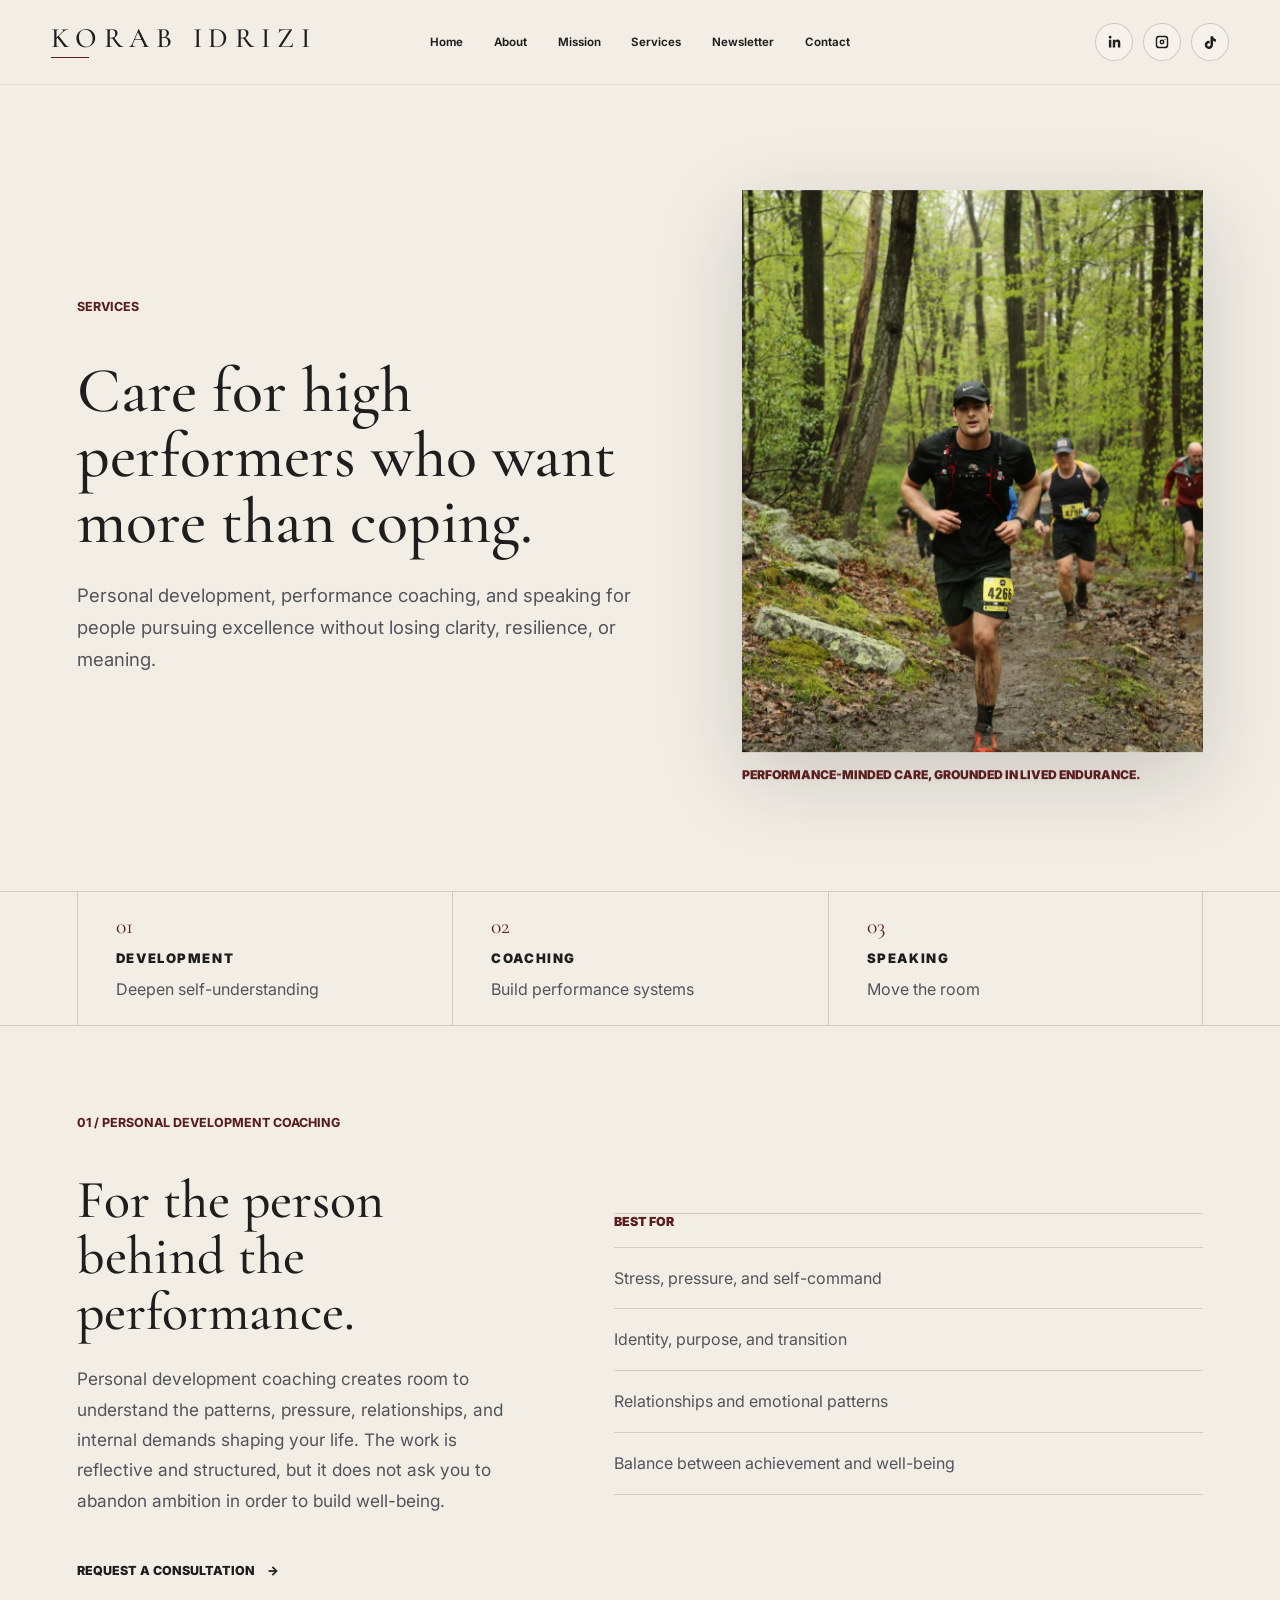
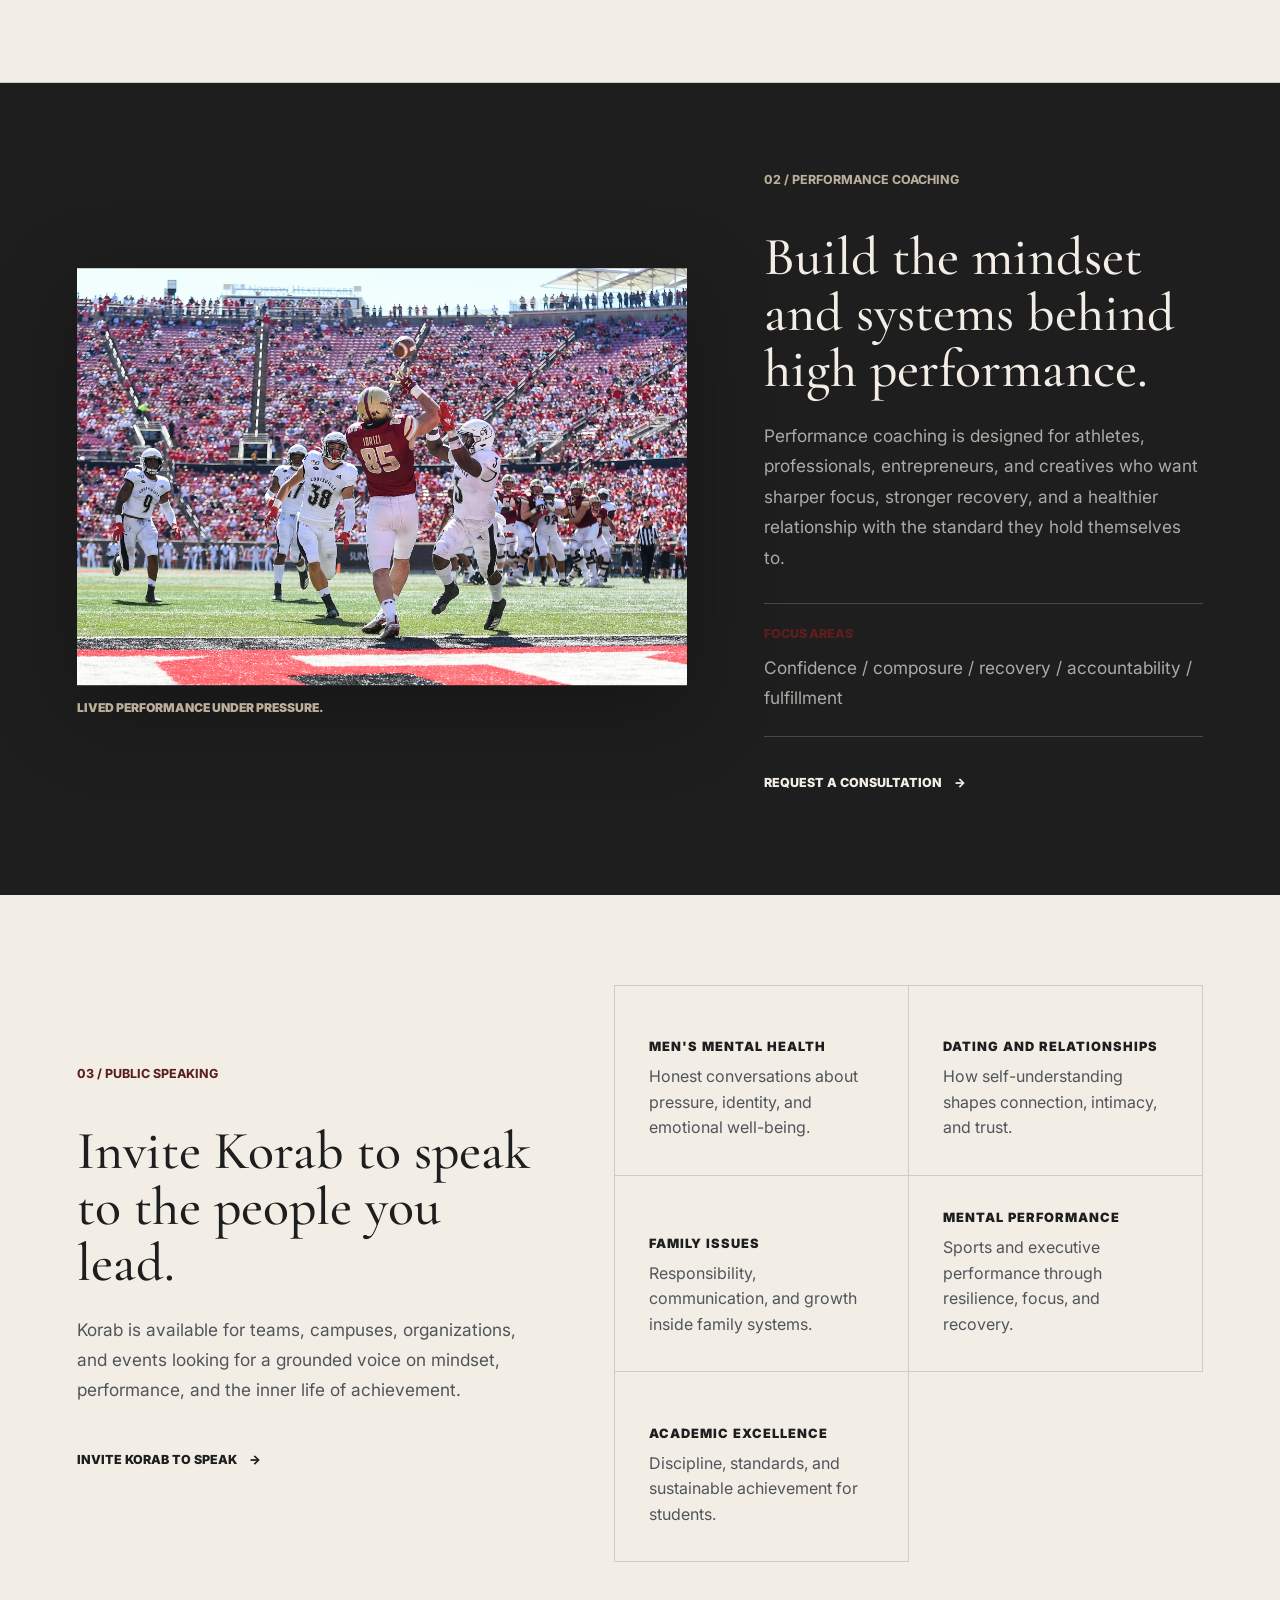
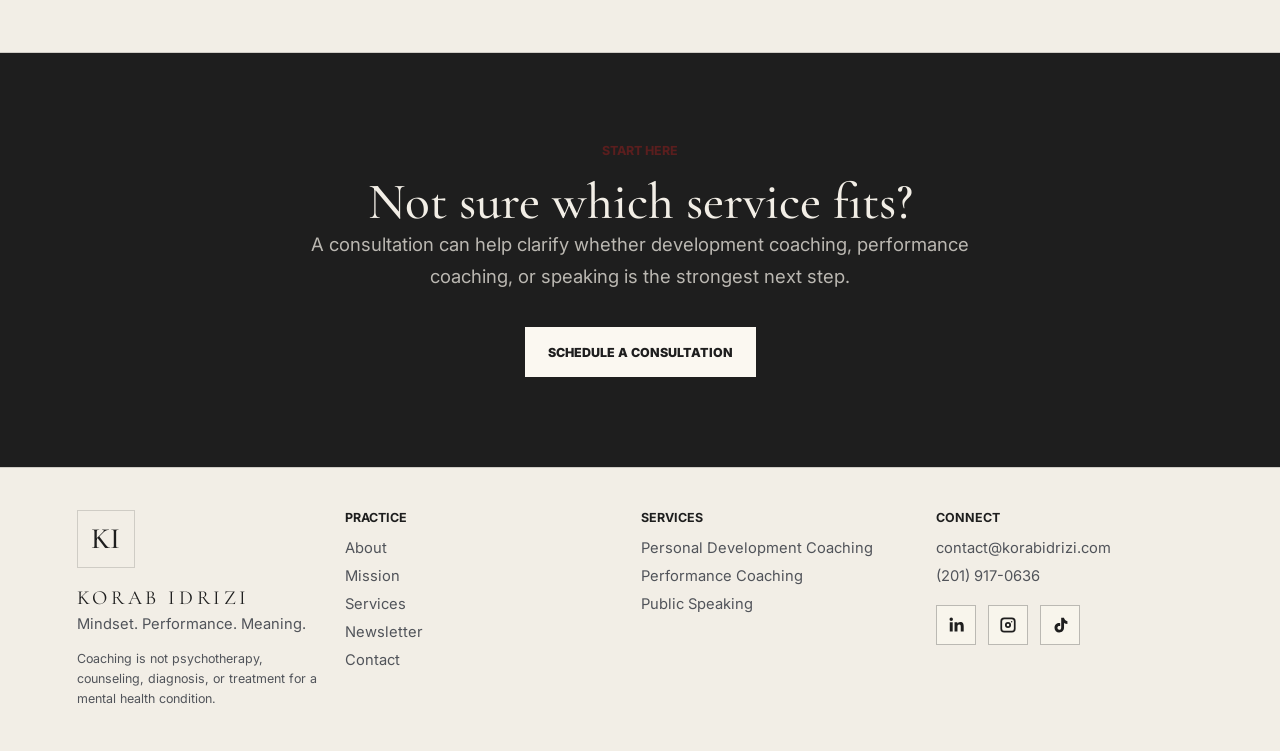
<file: services.html>
<!doctype html>
<html lang="en">
  <head>
    <meta charset="UTF-8" />
    <meta name="viewport" content="width=device-width, initial-scale=1.0" />
    <title>Services | Korab Idrizi</title>
    <meta
      name="description"
      content="Personal development coaching, performance coaching, and public speaking for high performers."
    />
    <link rel="preconnect" href="https://fonts.googleapis.com" />
    <link rel="preconnect" href="https://fonts.gstatic.com" crossorigin />
    <link
      href="https://fonts.googleapis.com/css2?family=Cormorant+Garamond:wght@500;600&family=Inter:wght@400;600;700;800;900&display=swap"
      rel="stylesheet"
    />
    <link rel="stylesheet" href="styles.css?v=compliance-cleanup" />
  </head>
  <body>
    <div class="scroll-progress" data-scroll-progress aria-hidden="true"></div>
    <header class="site-header" data-header>
      <a class="brand" href="/home" aria-label="Korab Idrizi home">
        <span class="brand-wordmark">Korab Idrizi</span>
      </a>
      <nav class="nav" aria-label="Primary navigation">
        <a href="/home">Home</a>
        <a href="/about">About</a>
        <a href="/mission">Mission</a>
        <a href="/services">Services</a>
        <a href="/home#newsletter">Newsletter</a>
        <a href="/home#contact">Contact</a>
      </nav>
      <div class="header-socials" aria-label="Social links">
        <a href="https://www.linkedin.com/in/korabidrizi/" aria-label="Korab Idrizi on LinkedIn">
          <svg viewBox="0 0 24 24" aria-hidden="true">
            <path d="M5.2 8.9h3.2v10.3H5.2V8.9Zm1.6-5.1a1.9 1.9 0 1 1 0 3.8 1.9 1.9 0 0 1 0-3.8Zm3.6 5.1h3.1v1.4h.1c.4-.8 1.5-1.7 3-1.7 3.2 0 3.8 2.1 3.8 4.9v5.7h-3.2v-5c0-1.2 0-2.7-1.7-2.7s-1.9 1.3-1.9 2.6v5.1h-3.2V8.9Z" />
          </svg>
        </a>
        <a href="https://www.instagram.com/thekorabidrizi/" aria-label="Korab Idrizi on Instagram">
          <svg viewBox="0 0 24 24" aria-hidden="true">
            <path d="M7.8 3.7h8.4a4.1 4.1 0 0 1 4.1 4.1v8.4a4.1 4.1 0 0 1-4.1 4.1H7.8a4.1 4.1 0 0 1-4.1-4.1V7.8a4.1 4.1 0 0 1 4.1-4.1Zm8.2 1.9H8A2.4 2.4 0 0 0 5.6 8v8A2.4 2.4 0 0 0 8 18.4h8a2.4 2.4 0 0 0 2.4-2.4V8A2.4 2.4 0 0 0 16 5.6Zm-4 3.1a3.3 3.3 0 1 1 0 6.6 3.3 3.3 0 0 1 0-6.6Zm0 1.9a1.4 1.4 0 1 0 0 2.8 1.4 1.4 0 0 0 0-2.8Zm4-3a.8.8 0 1 1 0 1.6.8.8 0 0 1 0-1.6Z" />
          </svg>
        </a>
        <a href="https://www.tiktok.com/@korabidrizi" aria-label="Korab Idrizi on TikTok">
          <svg viewBox="0 0 24 24" aria-hidden="true">
            <path d="M16.3 4.2c.5 2.1 1.8 3.4 3.8 3.6v3.1a6.9 6.9 0 0 1-3.7-1.2v5.1c0 3.1-2.1 5.4-5.2 5.4a5 5 0 0 1-5.2-5.1c0-3.4 2.9-5.7 6.2-5.1v3.2c-1.5-.5-3 .3-3 1.8 0 1.2.9 2.1 2 2.1 1.3 0 2.1-.8 2.1-2.5V4.2h3Z" />
          </svg>
        </a>
      </div>
    </header>

    <main>
      <section class="services-editorial-hero scroll-reveal">
        <div class="services-editorial-copy">
          <p class="eyebrow">Services</p>
          <h1>Care for high performers who want more than coping.</h1>
          <p>
            Personal development, performance coaching, and speaking for people pursuing excellence
            without losing clarity, resilience, or meaning.
          </p>
        </div>
        <figure class="services-hero-media parallax-media">
          <img
            src="assets/IMG_1281.JPG"
            alt="Korab Idrizi running during an endurance event"
          />
          <figcaption>Performance-minded care, grounded in lived endurance.</figcaption>
        </figure>
      </section>

      <section class="services-selector scroll-reveal" aria-label="Services navigation">
        <a href="#development">
          <span>01</span>
          <strong>Development</strong>
          <em>Deepen self-understanding</em>
        </a>
        <a href="#coaching">
          <span>02</span>
          <strong>Coaching</strong>
          <em>Build performance systems</em>
        </a>
        <a href="#speaking">
          <span>03</span>
          <strong>Speaking</strong>
          <em>Move the room</em>
        </a>
      </section>

      <section class="service-chapter service-chapter-development scroll-reveal" id="development">
        <div class="service-chapter-copy">
          <p class="section-kicker">01 / Personal Development Coaching</p>
          <h2>For the person behind the performance.</h2>
          <p>
            Personal development coaching creates room to understand the patterns,
            pressure, relationships, and internal demands shaping your life.
            The work is reflective and structured, but it does not ask you to
            abandon ambition in order to build well-being.
          </p>
          <a class="text-link dark-link" href="/home#contact">Request a consultation</a>
        </div>
        <div class="service-fit">
          <span>Best for</span>
          <ul>
            <li>Stress, pressure, and self-command</li>
            <li>Identity, purpose, and transition</li>
            <li>Relationships and emotional patterns</li>
            <li>Balance between achievement and well-being</li>
          </ul>
        </div>
      </section>

      <section class="service-chapter service-chapter-coaching scroll-reveal" id="coaching">
        <figure class="service-chapter-media parallax-media">
          <img
            src="assets/korab-boston-college-football-2019-10-06-t-14-12-39-384-z.JPG"
            alt="Korab Idrizi playing football at Boston College"
          />
          <figcaption>Lived performance under pressure.</figcaption>
        </figure>
        <div class="service-chapter-copy">
          <p class="section-kicker">02 / Performance Coaching</p>
          <h2>Build the mindset and systems behind high performance.</h2>
          <p>
            Performance coaching is designed for athletes, professionals,
            entrepreneurs, and creatives who want sharper focus, stronger
            recovery, and a healthier relationship with the standard they hold
            themselves to.
          </p>
          <div class="service-outcomes">
            <span>Focus areas</span>
            <p>Confidence / composure / recovery / accountability / fulfillment</p>
          </div>
          <a class="text-link light-link" href="/home#contact">Request a consultation</a>
        </div>
      </section>

      <section class="service-chapter service-chapter-speaking scroll-reveal" id="speaking">
        <div class="service-chapter-copy">
          <p class="section-kicker">03 / Public Speaking</p>
          <h2>Invite Korab to speak to the people you lead.</h2>
          <p>
            Korab is available for teams, campuses, organizations, and events
            looking for a grounded voice on mindset, performance, and the
            inner life of achievement.
          </p>
          <a class="text-link dark-link" href="/home#contact">Invite Korab to speak</a>
        </div>
        <div class="speaking-index" aria-label="Public speaking topics">
          <div>
            <span>Men's mental health</span>
            <p>Honest conversations about pressure, identity, and emotional well-being.</p>
          </div>
          <div>
            <span>Dating and relationships</span>
            <p>How self-understanding shapes connection, intimacy, and trust.</p>
          </div>
          <div>
            <span>Family issues</span>
            <p>Responsibility, communication, and growth inside family systems.</p>
          </div>
          <div>
            <span>Mental performance</span>
            <p>Sports and executive performance through resilience, focus, and recovery.</p>
          </div>
          <div>
            <span>Academic excellence</span>
            <p>Discipline, standards, and sustainable achievement for students.</p>
          </div>
        </div>
      </section>

      <section class="services-cta scroll-reveal">
        <p class="section-kicker">Start here</p>
        <h2>Not sure which service fits?</h2>
        <p>
          A consultation can help clarify whether development coaching,
          performance coaching, or speaking is the strongest next step.
        </p>
        <a class="button button-light" href="/home#contact">Schedule a consultation</a>
      </section>
    </main>

    <footer class="footer">
      <div class="footer-brand">
        <div class="footer-monogram" aria-hidden="true">KI</div>
        <p>Korab Idrizi</p>
        <span>Mindset. Performance. Meaning.</span>
        <small>
          Coaching is not psychotherapy, counseling, diagnosis, or treatment for
          a mental health condition.
        </small>
      </div>
      <nav aria-label="Footer navigation">
        <strong>Practice</strong>
        <a href="/about">About</a>
        <a href="/mission">Mission</a>
        <a href="/services">Services</a>
        <a href="/home#newsletter">Newsletter</a>
        <a href="/home#contact">Contact</a>
      </nav>
      <nav aria-label="Services">
        <strong>Services</strong>
        <a href="/services#development">Personal Development Coaching</a>
        <a href="/services#coaching">Performance Coaching</a>
        <a href="/services#speaking">Public Speaking</a>
      </nav>
      <div class="footer-contact">
        <strong>Connect</strong>
        <a href="mailto:contact@korabidrizi.com">contact@korabidrizi.com</a>
        <a href="tel:+12019170636">(201) 917-0636</a>
        <div class="social-row" id="socials">
          <a href="https://www.linkedin.com/in/korabidrizi/" aria-label="Korab Idrizi on LinkedIn">
            <svg viewBox="0 0 24 24" aria-hidden="true">
              <path d="M5.2 8.9h3.2v10.3H5.2V8.9Zm1.6-5.1a1.9 1.9 0 1 1 0 3.8 1.9 1.9 0 0 1 0-3.8Zm3.6 5.1h3.1v1.4h.1c.4-.8 1.5-1.7 3-1.7 3.2 0 3.8 2.1 3.8 4.9v5.7h-3.2v-5c0-1.2 0-2.7-1.7-2.7s-1.9 1.3-1.9 2.6v5.1h-3.2V8.9Z" />
            </svg>
          </a>
          <a href="https://www.instagram.com/thekorabidrizi/" aria-label="The Korab Idrizi on Instagram">
            <svg viewBox="0 0 24 24" aria-hidden="true">
              <path d="M7.8 3.7h8.4a4.1 4.1 0 0 1 4.1 4.1v8.4a4.1 4.1 0 0 1-4.1 4.1H7.8a4.1 4.1 0 0 1-4.1-4.1V7.8a4.1 4.1 0 0 1 4.1-4.1Zm8.2 1.9H8A2.4 2.4 0 0 0 5.6 8v8A2.4 2.4 0 0 0 8 18.4h8a2.4 2.4 0 0 0 2.4-2.4V8A2.4 2.4 0 0 0 16 5.6Zm-4 3.1a3.3 3.3 0 1 1 0 6.6 3.3 3.3 0 0 1 0-6.6Zm0 1.9a1.4 1.4 0 1 0 0 2.8 1.4 1.4 0 0 0 0-2.8Zm4-3a.8.8 0 1 1 0 1.6.8.8 0 0 1 0-1.6Z" />
            </svg>
          </a>
          <a href="https://www.tiktok.com/@korabidrizi" aria-label="Korab Idrizi on TikTok">
            <svg viewBox="0 0 24 24" aria-hidden="true">
              <path d="M16.3 4.2c.5 2.1 1.8 3.4 3.8 3.6v3.1a6.9 6.9 0 0 1-3.7-1.2v5.1c0 3.1-2.1 5.4-5.2 5.4a5 5 0 0 1-5.2-5.1c0-3.4 2.9-5.7 6.2-5.1v3.2c-1.5-.5-3 .3-3 1.8 0 1.2.9 2.1 2 2.1 1.3 0 2.1-.8 2.1-2.5V4.2h3Z" />
            </svg>
          </a>
        </div>
      </div>
    </footer>

    <script src="script.js?v=premium-scroll-effects-fallback"></script>
  </body>
</html>
</file>
<file: styles.css>
:root {
  color-scheme: light;
  --ink: #1e1e1e;
  --ink-soft: #51545a;
  --paper: #f2eee6;
  --paper-deep: #bbae9a;
  --white: #fbf8f1;
  --line: rgba(30, 30, 30, 0.16);
  --accent: #5a1e1e;
  --slate: #6d7075;
  --shadow: 0 24px 80px rgba(30, 30, 30, 0.18);
}

* {
  box-sizing: border-box;
}

html {
  scroll-behavior: smooth;
  scroll-padding-top: 104px;
}

body {
  margin: 0;
  background: var(--paper);
  color: var(--ink);
  font-family:
    Inter, ui-sans-serif, system-ui, -apple-system, BlinkMacSystemFont, "Segoe UI",
    sans-serif;
}

body::before {
  position: fixed;
  inset: 0;
  z-index: -1;
  pointer-events: none;
  content: "";
  opacity: 0.24;
  background-image:
    radial-gradient(rgba(30, 30, 30, 0.14) 0.7px, transparent 0.7px),
    radial-gradient(rgba(90, 30, 30, 0.1) 0.7px, transparent 0.7px);
  background-position:
    0 0,
    11px 13px;
  background-size: 22px 22px;
}

a {
  color: inherit;
  text-decoration: none;
}

a:focus-visible,
button:focus-visible,
input:focus-visible,
textarea:focus-visible {
  outline: 2px solid var(--accent);
  outline-offset: 4px;
}

img {
  display: block;
  max-width: 100%;
}

.site-header {
  position: sticky;
  top: 0;
  left: 0;
  right: 0;
  z-index: 20;
  display: grid;
  grid-template-columns: minmax(220px, 1fr) auto minmax(132px, 1fr);
  align-items: center;
  gap: 32px;
  min-height: 84px;
  padding: 14px clamp(20px, 4vw, 64px);
  color: var(--ink);
  background: rgba(242, 238, 230, 0.9);
  box-shadow: 0 1px 0 rgba(30, 30, 30, 0.08);
  backdrop-filter: blur(18px);
  transition:
    color 220ms ease,
    background 220ms ease,
    box-shadow 220ms ease,
    min-height 220ms ease;
}

.site-header.scrolled {
  min-height: 72px;
  color: var(--ink);
  background: rgba(242, 238, 230, 0.92);
  box-shadow: 0 1px 0 var(--line);
  backdrop-filter: blur(18px);
}

.brand {
  display: inline-grid;
  gap: 5px;
}

.brand-wordmark {
  font-family: "Cormorant Garamond", Georgia, "Times New Roman", serif;
  font-size: clamp(1.35rem, 2.2vw, 2.2rem);
  font-weight: 500;
  letter-spacing: 0.24em;
  line-height: 0.9;
  text-transform: uppercase;
}

.brand::after {
  width: 38px;
  height: 1px;
  background: var(--accent);
  content: "";
}

.nav {
  justify-self: center;
  display: flex;
  gap: clamp(16px, 2.4vw, 34px);
  font-size: 0.72rem;
  font-weight: 650;
}

.nav a {
  padding-block: 8px;
  border-bottom: 1px solid transparent;
}

.nav a:hover {
  border-color: currentColor;
}

.header-socials {
  justify-self: end;
  display: flex;
  align-items: center;
  gap: 10px;
}

.header-socials a {
  display: grid;
  width: 38px;
  height: 38px;
  place-items: center;
  align-items: center;
  border: 1px solid rgba(30, 30, 30, 0.2);
  border-radius: 999px;
  background: rgba(251, 248, 241, 0.42);
  color: var(--ink);
  transition:
    transform 180ms ease,
    background 180ms ease,
    border-color 180ms ease,
    color 180ms ease;
}

.header-socials a:hover {
  border-color: var(--accent);
  background: var(--accent);
  color: var(--paper);
  transform: translateY(-2px);
}

.header-socials svg {
  width: 18px;
  height: 18px;
  fill: currentColor;
}

.header-socials a:nth-child(3) svg {
  width: 19px;
  height: 19px;
}

.header-cta {
  display: none;
}

.hero {
  position: relative;
  display: grid;
  grid-template-columns: minmax(380px, 0.8fr) minmax(520px, 1.08fr);
  gap: clamp(30px, 4.2vw, 68px);
  min-height: auto;
  align-items: center;
  padding: clamp(42px, 5vw, 72px) clamp(20px, 6vw, 88px) clamp(44px, 5vw, 76px);
  color: var(--ink);
  border-bottom: 1px solid var(--line);
}

.hero-content {
  position: relative;
  align-self: center;
  width: min(660px, 100%);
}

.eyebrow,
.section-kicker {
  margin: 0 0 18px;
  color: var(--accent);
  font-size: 0.78rem;
  font-weight: 750;
  letter-spacing: 0;
  text-transform: uppercase;
}

.hero h1,
h2,
h3 {
  margin: 0;
  font-family: "Cormorant Garamond", Georgia, "Times New Roman", serif;
  font-weight: 500;
  letter-spacing: 0;
}

.hero h1 {
  max-width: 780px;
  color: var(--ink);
  font-size: clamp(3rem, 4.3vw, 4.75rem);
  line-height: 1.04;
  text-shadow: none;
}

.hero h1.hero-manifesto {
  display: grid;
  gap: clamp(10px, 1.2vw, 16px);
  max-width: 640px;
  font-family: "Inter", Arial, sans-serif;
  font-size: clamp(1.9rem, 2.72vw, 3.55rem);
  font-weight: 750;
  line-height: 1;
  letter-spacing: clamp(0.055em, 0.62vw, 0.095em);
  text-transform: uppercase;
}

.hero h1.hero-manifesto span {
  display: block;
}

.hero h1.hero-manifesto::after {
  width: 58px;
  height: 3px;
  margin-top: clamp(18px, 2.5vw, 30px);
  content: "";
  background: var(--accent);
}

.hero-actions {
  display: flex;
  flex-wrap: wrap;
  gap: 14px;
  margin-top: clamp(22px, 2.8vw, 34px);
}

.button {
  display: inline-flex;
  min-height: 50px;
  align-items: center;
  justify-content: center;
  border: 1px solid currentColor;
  padding: 0 22px;
  font-size: 0.78rem;
  font-weight: 850;
  text-transform: uppercase;
  transition:
    transform 180ms ease,
    background 180ms ease,
    color 180ms ease,
    border-color 180ms ease;
}

.button:hover {
  transform: translateY(-2px);
}

.button-dark:hover,
.button-light:hover {
  border-color: var(--accent);
  background: var(--accent);
  color: var(--paper);
}

.button-light {
  background: var(--white);
  color: var(--ink);
  border-color: var(--white);
}

.button-ghost {
  color: var(--white);
}

.button-dark {
  background: var(--ink);
  color: var(--paper);
  border-color: var(--ink);
}

.text-link {
  display: inline-flex;
  min-height: 50px;
  align-items: center;
  color: var(--ink);
  font-size: 0.78rem;
  font-weight: 850;
  text-transform: uppercase;
}

.text-link::after {
  content: "→";
  margin-left: 12px;
  transform: translateX(0);
  transition: transform 180ms ease;
}

.text-link:hover {
  color: var(--accent);
}

.text-link:hover::after {
  transform: translateX(4px);
}

.dark-link {
  margin-top: 8px;
}

.dark-link,
.light-link {
  min-height: 44px;
  align-items: center;
}

.hero-video {
  position: relative;
  width: 100%;
  aspect-ratio: 1.08 / 1;
  min-height: 560px;
  max-height: 700px;
  overflow: hidden;
  background: transparent;
  box-shadow: none;
  -webkit-mask-image: radial-gradient(ellipse at center, #000 0 56%, rgba(0, 0, 0, 0.84) 68%, transparent 88%);
  mask-image: radial-gradient(ellipse at center, #000 0 56%, rgba(0, 0, 0, 0.84) 68%, transparent 88%);
}

.hero-video::after {
  position: absolute;
  inset: 0;
  content: "";
  pointer-events: none;
  background:
    radial-gradient(circle at 50% 44%, transparent 0 36%, rgba(242, 238, 230, 0.22) 68%, rgba(242, 238, 230, 0.56) 100%),
    linear-gradient(180deg, rgba(242, 238, 230, 0.04), rgba(242, 238, 230, 0.26));
}

.hero-video video {
  width: 100%;
  height: 100%;
  object-fit: cover;
  opacity: 0.78;
  filter: saturate(0.68) contrast(0.88);
}

.service-band {
  display: grid;
  grid-template-columns: repeat(3, 1fr);
  gap: 0;
  background: var(--ink);
  color: var(--paper);
  padding: 0 clamp(20px, 6vw, 88px);
}

.service-band article {
  position: relative;
  display: grid;
  justify-items: center;
  gap: 12px;
  min-height: 132px;
  align-content: center;
  border-left: 1px solid rgba(242, 238, 230, 0.22);
  padding: 28px 24px;
  text-align: center;
  transition:
    background 180ms ease,
    transform 180ms ease;
}

.service-band article::after {
  width: 28px;
  height: 1px;
  background: currentColor;
  content: "";
  opacity: 0;
  transform: scaleX(0.4);
  transition:
    opacity 180ms ease,
    transform 180ms ease;
}

.service-band article:last-child {
  border-right: 1px solid rgba(242, 238, 230, 0.22);
}

.service-band article:hover {
  background: rgba(255, 253, 244, 0.06);
  transform: translateY(-2px);
}

.service-band article:hover::after,
.service-band article:focus-within::after {
  opacity: 0.7;
  transform: scaleX(1);
}

.service-band article:focus-within {
  box-shadow: inset 0 0 0 2px var(--paper-deep);
}

.service-band article > a {
  position: absolute;
  inset: 0;
}

.service-band span {
  color: var(--accent);
  font-size: 0.78rem;
  font-weight: 900;
}

.service-band h3 {
  font-family: Inter, ui-sans-serif, system-ui, sans-serif;
  font-size: 0.9rem;
  font-weight: 850;
  text-transform: uppercase;
}

.service-band p {
  max-width: 250px;
  margin: 0;
  color: rgba(242, 238, 230, 0.72);
  font-size: 0.9rem;
  line-height: 1.5;
}

section:not(.hero) {
  padding: clamp(64px, 7vw, 104px) clamp(20px, 6vw, 88px);
}

.newsletter,
.contact-section,
.services-cta {
  padding-block: clamp(72px, 8vw, 112px);
}

section.service-band,
section.services-selector {
  padding-block: 0;
}

.section-grid {
  display: grid;
  grid-template-columns: minmax(300px, 0.66fr) minmax(390px, 0.84fr) minmax(300px, 0.6fr);
  gap: clamp(30px, 4.5vw, 66px);
  align-items: start;
  border-bottom: 1px solid var(--line);
}

.about-section {
  border-bottom: 1px solid var(--line);
}

.about-main {
  display: grid;
  grid-template-columns: minmax(0, 1fr) minmax(280px, 0.46fr);
  gap: clamp(34px, 5vw, 76px);
  align-items: start;
}

h2 {
  font-size: clamp(2.15rem, 3.6vw, 3.8rem);
  line-height: 1.05;
}

h3 {
  font-size: clamp(2rem, 4vw, 3.7rem);
  line-height: 1.02;
}

.intro-copy {
  display: grid;
  gap: 22px;
  align-content: start;
  color: var(--ink-soft);
  font-size: clamp(0.98rem, 1.25vw, 1.1rem);
  line-height: 1.74;
}

.intro-copy .lead {
  color: var(--ink);
  font-family: "Cormorant Garamond", Georgia, "Times New Roman", serif;
  font-size: clamp(1.45rem, 2vw, 2.05rem);
  line-height: 1.22;
}

.bio-points {
  display: grid;
  gap: 0;
  border-top: 1px solid var(--line);
  border-bottom: 1px solid var(--line);
}

.bio-points div {
  display: grid;
  grid-template-columns: 118px 1fr;
  gap: 18px;
  padding: 16px 0;
}

.bio-points div + div {
  border-top: 1px solid var(--line);
}

.bio-points span {
  color: var(--accent);
  font-size: 0.78rem;
  font-weight: 900;
  text-transform: uppercase;
}

.bio-points p {
  margin: 0;
}

.about-title {
  display: grid;
  align-content: start;
  gap: clamp(26px, 4vw, 46px);
}

.about-media {
  display: grid;
  gap: 18px;
}

.about-performance {
  margin-top: clamp(30px, 4vw, 52px);
  padding-top: clamp(20px, 2.5vw, 30px);
  border-top: 1px solid var(--line);
}

.about-performance .section-kicker {
  max-width: 720px;
  margin-bottom: 18px;
}

.performance-images {
  display: grid;
  grid-template-columns: minmax(0, 1fr) minmax(0, 1fr);
  gap: clamp(18px, 3vw, 36px);
  align-items: stretch;
}

.performance-figure {
  display: grid;
  gap: 10px;
  margin: 0;
  align-content: start;
}

.performance-figure figcaption {
  color: var(--accent);
  font-size: 0.78rem;
  font-weight: 900;
  letter-spacing: 0;
  line-height: 1.2;
  text-transform: uppercase;
}

.intro-image {
  width: 100%;
  height: auto;
  object-fit: cover;
  object-position: center top;
  box-shadow: var(--shadow);
}

.intro-image.headshot {
  aspect-ratio: 0.86 / 1.08;
}

.intro-image.football {
  aspect-ratio: 1.08 / 1;
  object-position: center;
}

.intro-image.mamba {
  aspect-ratio: 1.08 / 1;
  object-position: center 28%;
}

.intro-copy p,
.newsletter p,
.contact-copy p,
.service-panel p {
  margin: 0;
}

.section-heading {
  display: grid;
  grid-template-columns: minmax(260px, 0.7fr) minmax(300px, 1.3fr);
  gap: clamp(36px, 7vw, 96px);
  margin-bottom: clamp(36px, 5vw, 68px);
}

.services {
  background: var(--white);
}

.service-layout {
  display: grid;
  grid-template-columns: minmax(260px, 0.7fr) minmax(320px, 1.3fr);
  gap: clamp(28px, 5vw, 72px);
  align-items: stretch;
}

.service-tabs {
  display: grid;
  align-content: start;
  border-top: 1px solid var(--line);
}

.service-tab {
  display: grid;
  grid-template-columns: 42px 1fr;
  gap: 16px;
  align-items: center;
  width: 100%;
  border: 0;
  border-bottom: 1px solid var(--line);
  background: transparent;
  color: var(--ink);
  padding: 24px 0;
  text-align: left;
  font: inherit;
  font-size: clamp(1.05rem, 1.7vw, 1.4rem);
  cursor: pointer;
}

.service-tab span {
  color: var(--accent);
  font-size: 0.78rem;
  font-weight: 800;
}

.service-tab.active {
  color: var(--accent);
}

.service-panel {
  min-height: 460px;
  background: var(--ink);
  color: var(--paper);
  padding: clamp(28px, 5vw, 64px);
  box-shadow: var(--shadow);
}

.panel-label {
  color: var(--accent);
  font-size: 0.78rem;
  font-weight: 800;
  text-transform: uppercase;
}

.service-panel h3 {
  margin-top: 42px;
}

.service-panel p:not(.panel-label) {
  max-width: 680px;
  margin-top: 28px;
  color: rgba(242, 238, 230, 0.78);
  font-size: clamp(1rem, 1.5vw, 1.2rem);
  line-height: 1.75;
}

.service-panel ul {
  display: grid;
  gap: 14px;
  margin: 42px 0 0;
  padding: 0;
  list-style: none;
}

.service-panel li {
  border-top: 1px solid rgba(242, 238, 230, 0.2);
  padding-top: 14px;
}

.philosophy {
  background: var(--paper-deep);
}

.philosophy-stack {
  display: grid;
  gap: 22px;
}

.philosophy-stack div {
  display: grid;
  grid-template-columns: 48px 1fr;
  gap: 20px;
  border-top: 1px solid var(--line);
  padding-top: 24px;
}

.philosophy-stack span {
  color: var(--accent);
  font-weight: 850;
}

.philosophy-stack p {
  margin: 0;
  color: var(--ink-soft);
  font-size: clamp(1.08rem, 1.7vw, 1.45rem);
  line-height: 1.55;
}

.newsletter {
  display: grid;
  grid-template-columns: 1fr;
  gap: 32px;
  justify-items: center;
  text-align: center;
  background: var(--paper);
  color: var(--ink);
  border-top: 1px solid var(--line);
  border-bottom: 1px solid var(--line);
}

.newsletter p:not(.section-kicker) {
  max-width: 680px;
  margin-top: 24px;
  color: var(--ink-soft);
  font-size: 1.08rem;
  line-height: 1.7;
}

.contact-section {
  display: grid;
  justify-items: center;
  text-align: center;
  background: var(--white);
}

.contact-copy {
  display: grid;
  justify-items: center;
}

.services-editorial-hero {
  display: grid;
  grid-template-columns: minmax(360px, 0.9fr) minmax(360px, 0.72fr);
  gap: clamp(40px, 7vw, 112px);
  align-items: center;
  min-height: calc(100svh - 92px);
  border-bottom: 1px solid var(--line);
}

.services-editorial-copy {
  display: grid;
  gap: 26px;
  align-content: center;
}

.services-editorial-copy h1 {
  margin: 0;
  font-family: "Cormorant Garamond", Georgia, "Times New Roman", serif;
  font-size: clamp(3.1rem, 5vw, 4.75rem);
  font-weight: 500;
  line-height: 1.02;
}

.services-editorial-copy p:not(.eyebrow),
.services-cta p:not(.section-kicker) {
  max-width: 740px;
  margin: 0;
  color: var(--ink-soft);
  font-size: clamp(1.02rem, 1.45vw, 1.22rem);
  line-height: 1.72;
}

.services-hero-media,
.service-chapter-media {
  display: grid;
  gap: 14px;
  margin: 0;
}

.services-hero-media img {
  width: 100%;
  max-height: 760px;
  aspect-ratio: 0.82 / 1;
  object-fit: cover;
  object-position: center top;
  box-shadow: var(--shadow);
}

.services-hero-media figcaption,
.service-chapter-media figcaption {
  color: var(--accent);
  font-size: 0.76rem;
  font-weight: 900;
  line-height: 1.4;
  text-transform: uppercase;
}

.services-selector {
  display: grid;
  grid-template-columns: repeat(3, 1fr);
  padding-top: 0;
  padding-bottom: 0;
  border-bottom: 1px solid var(--line);
}

.services-selector a {
  display: grid;
  gap: 12px;
  min-height: 112px;
  align-content: center;
  border-left: 1px solid var(--line);
  padding: 24px clamp(20px, 3vw, 38px);
  color: var(--ink);
  transition:
    background 180ms ease,
    color 180ms ease;
}

.services-selector a:last-child {
  border-right: 1px solid var(--line);
}

.services-selector span {
  color: var(--accent);
  font-family: "Cormorant Garamond", Georgia, "Times New Roman", serif;
  font-size: 1.35rem;
  line-height: 1;
}

.services-selector strong {
  font-size: 0.82rem;
  font-weight: 900;
  letter-spacing: 0.12em;
  text-transform: uppercase;
}

.services-selector em {
  color: var(--ink-soft);
  font-style: normal;
  line-height: 1.45;
}

.services-selector a:hover {
  background: var(--ink);
  color: var(--paper);
}

.services-selector a:focus-visible {
  box-shadow: inset 0 0 0 2px var(--paper-deep);
}

.services-selector a:hover span,
.services-selector a:hover em {
  color: var(--paper-deep);
}

.service-chapter {
  display: grid;
  gap: clamp(34px, 6vw, 92px);
  align-items: center;
  border-bottom: 1px solid var(--line);
}

.service-chapter-development,
.service-chapter-speaking {
  grid-template-columns: minmax(340px, 0.78fr) minmax(360px, 1fr);
}

.service-chapter-coaching {
  grid-template-columns: minmax(380px, 1fr) minmax(330px, 0.72fr);
  background: var(--ink);
  color: var(--paper);
}

.service-chapter-copy {
  display: grid;
  gap: 24px;
  align-content: center;
}

.service-chapter-copy h2 {
  max-width: 760px;
  margin: 0;
  font-size: clamp(2.6rem, 4.2vw, 3.65rem);
  line-height: 1.04;
}

.service-chapter-copy p:not(.section-kicker) {
  max-width: 720px;
  margin: 0;
  color: var(--ink-soft);
  font-size: clamp(1rem, 1.35vw, 1.18rem);
  line-height: 1.76;
}

.service-chapter-coaching .section-kicker,
.service-chapter-coaching .service-chapter-media figcaption {
  color: var(--paper-deep);
}

.service-chapter-coaching h2 {
  color: var(--paper);
}

.service-chapter-coaching .service-chapter-copy p:not(.section-kicker) {
  color: rgba(242, 238, 230, 0.68);
}

.service-chapter-media img {
  width: 100%;
  max-height: 680px;
  aspect-ratio: 1.2 / 0.82;
  object-fit: cover;
  object-position: center;
  box-shadow: 0 24px 80px rgba(0, 0, 0, 0.28);
}

.service-fit {
  display: grid;
  align-content: center;
  border-top: 1px solid var(--line);
  border-bottom: 1px solid var(--line);
}

.service-fit span,
.service-outcomes span {
  color: var(--accent);
  font-size: 0.78rem;
  font-weight: 900;
  text-transform: uppercase;
}

.service-fit ul {
  display: grid;
  margin: 18px 0 0;
  padding: 0;
  list-style: none;
}

.service-fit li {
  border-top: 1px solid var(--line);
  padding: 18px 0;
  color: var(--ink-soft);
  font-size: clamp(1rem, 1.25vw, 1.13rem);
  line-height: 1.55;
}

.service-outcomes {
  display: grid;
  gap: 12px;
  margin-top: 6px;
  border-top: 1px solid rgba(242, 238, 230, 0.2);
  border-bottom: 1px solid rgba(242, 238, 230, 0.2);
  padding: 22px 0;
}

.service-outcomes p {
  color: var(--paper);
  font-size: clamp(1.05rem, 1.5vw, 1.28rem);
  line-height: 1.55;
}

.light-link {
  color: var(--paper);
}

.speaking-index {
  display: grid;
  grid-template-columns: repeat(2, minmax(0, 1fr));
  border-top: 1px solid var(--line);
  border-left: 1px solid var(--line);
}

.speaking-index div {
  display: grid;
  gap: 10px;
  min-height: 190px;
  align-content: end;
  border-right: 1px solid var(--line);
  border-bottom: 1px solid var(--line);
  padding: clamp(20px, 3vw, 34px);
}

.speaking-index span {
  color: var(--ink);
  font-size: 0.8rem;
  font-weight: 900;
  letter-spacing: 0.08em;
  text-transform: uppercase;
}

.speaking-index p {
  margin: 0;
  color: var(--ink-soft);
  line-height: 1.6;
}

.mission-hero {
  display: grid;
  grid-template-columns: minmax(360px, 0.95fr) minmax(330px, 0.62fr);
  gap: clamp(42px, 7vw, 108px);
  align-items: center;
  border-bottom: 1px solid var(--line);
}

.mission-hero-copy {
  display: grid;
  gap: 24px;
  align-content: center;
}

.mission-hero h1 {
  max-width: 860px;
  margin: 0;
  font-family: "Cormorant Garamond", Georgia, "Times New Roman", serif;
  font-size: clamp(3rem, 4.4vw, 4.75rem);
  font-weight: 500;
  line-height: 1.04;
}

.mission-hero-copy p:not(.eyebrow),
.mission-bridge-copy p,
.mission-statement-copy p {
  margin: 0;
  color: var(--ink-soft);
  font-size: clamp(1rem, 1.28vw, 1.14rem);
  line-height: 1.76;
}

.mission-portrait {
  display: grid;
  gap: 14px;
  margin: 0;
}

.mission-portrait img {
  width: 100%;
  max-height: 780px;
  aspect-ratio: 0.72 / 1;
  object-fit: cover;
  object-position: center top;
  box-shadow: var(--shadow);
}

.mission-portrait figcaption {
  color: var(--accent);
  font-size: 0.78rem;
  font-weight: 900;
  letter-spacing: 0;
  line-height: 1.35;
  text-transform: uppercase;
}

.mission-bridge {
  display: grid;
  grid-template-columns: minmax(300px, 0.78fr) minmax(360px, 1fr);
  gap: clamp(34px, 6vw, 92px);
  align-items: start;
  border-bottom: 1px solid var(--line);
}

.mission-bridge h2,
.mission-statement h2 {
  max-width: 760px;
  margin: 0;
}

.mission-bridge-copy,
.mission-statement-copy {
  display: grid;
  gap: 22px;
}

.mission-statement {
  border-bottom: 1px solid var(--line);
}

.mission-statement-grid {
  display: grid;
  grid-template-columns: minmax(300px, 0.62fr) minmax(390px, 1fr);
  gap: clamp(34px, 6vw, 92px);
  align-items: start;
  margin-top: 22px;
}

.mission-growth-media {
  position: sticky;
  top: 104px;
  display: grid;
  gap: 14px;
  margin: 0;
}

.mission-growth-media img {
  width: 100%;
  max-height: 760px;
  aspect-ratio: 0.76 / 1;
  object-fit: cover;
  object-position: center top;
  box-shadow: var(--shadow);
}

.mission-growth-media figcaption,
.about-hero-media figcaption,
.about-proof-image figcaption {
  color: var(--accent);
  font-size: 0.76rem;
  font-weight: 900;
  line-height: 1.4;
  text-transform: uppercase;
}

.mission-statement-copy h2 {
  margin-bottom: 28px;
}

.mission-statement-copy blockquote {
  margin: 10px 0;
  border-top: 1px solid var(--line);
  border-bottom: 1px solid var(--line);
  padding: clamp(24px, 4vw, 42px) 0;
  color: var(--ink);
  font-family: "Cormorant Garamond", Georgia, "Times New Roman", serif;
  font-size: clamp(1.8rem, 3.2vw, 3.45rem);
  line-height: 1.06;
}

.about-chapter {
  position: relative;
  display: grid;
  gap: clamp(34px, 5vw, 74px);
  border-bottom: 1px solid var(--line);
}

.about-chapter-label {
  display: grid;
  grid-template-columns: 72px 1fr;
  gap: 18px;
  align-items: center;
  color: var(--accent);
  font-size: 0.78rem;
  font-weight: 900;
  text-transform: uppercase;
}

.about-chapter-label span {
  display: grid;
  width: 52px;
  height: 52px;
  place-items: center;
  border: 1px solid var(--line);
  border-radius: 999px;
  color: var(--ink);
  font-family: "Cormorant Garamond", Georgia, "Times New Roman", serif;
  font-size: 1.35rem;
  font-weight: 500;
}

.about-chapter-label p,
.about-origin-copy p,
.about-football-copy p,
.about-mamba-copy p {
  margin: 0;
}

.about-origin-layout,
.about-football-layout,
.about-mamba-layout {
  display: grid;
  gap: clamp(34px, 6vw, 92px);
  align-items: center;
}

.about-origin-layout {
  grid-template-columns: minmax(390px, 1fr) minmax(300px, 0.46fr);
}

.about-origin-copy,
.about-football-copy,
.about-mamba-copy {
  display: grid;
  gap: 24px;
  align-content: center;
}

.about-origin-copy h1 {
  max-width: 920px;
  margin: 0;
  font-family: "Cormorant Garamond", Georgia, "Times New Roman", serif;
  font-size: clamp(3rem, 5vw, 4.9rem);
  font-weight: 500;
  line-height: 1.02;
}

.about-origin-copy p:not(.eyebrow),
.about-football-copy p:not(.section-kicker),
.about-mamba-copy p:not(.section-kicker) {
  max-width: 720px;
  color: var(--ink-soft);
  font-size: clamp(1rem, 1.34vw, 1.18rem);
  line-height: 1.76;
}

.about-origin-portrait,
.about-football-hero,
.about-wide-proof,
.about-mamba-finish,
.about-mamba-trail {
  display: grid;
  gap: 14px;
  margin: 0;
}

.about-origin-portrait img {
  width: 100%;
  max-height: 720px;
  aspect-ratio: 0.76 / 1;
  object-fit: cover;
  object-position: center top;
  box-shadow: var(--shadow);
}

.about-origin-portrait figcaption,
.about-wide-proof figcaption,
.about-mamba-finish figcaption,
.about-mamba-trail figcaption {
  color: var(--accent);
  font-size: 0.76rem;
  font-weight: 900;
  line-height: 1.4;
  text-transform: uppercase;
}

.about-education {
  display: grid;
  gap: 0;
  margin-top: 8px;
  border-top: 1px solid var(--line);
  border-bottom: 1px solid var(--line);
}

.about-education span {
  padding: 18px 0 10px;
  color: var(--accent);
  font-size: 0.78rem;
  font-weight: 900;
  text-transform: uppercase;
}

.about-education p {
  border-top: 1px solid var(--line);
  padding: 15px 0;
  color: var(--ink-soft);
  line-height: 1.55;
}

.about-football {
  background: var(--white);
}

.about-football-layout {
  grid-template-columns: minmax(420px, 1fr) minmax(320px, 0.58fr);
}

.about-football-hero img,
.about-wide-proof img {
  width: 100%;
  box-shadow: var(--shadow);
}

.about-football-hero img {
  width: auto;
  max-width: 100%;
  max-height: min(780px, 82vh);
  margin-inline: auto;
  height: auto;
  object-fit: contain;
  object-position: center;
  background: var(--paper);
}

.about-wide-proof img {
  object-fit: cover;
}

.about-football-proof-row {
  display: grid;
  grid-template-columns: repeat(2, minmax(0, 1fr));
  gap: clamp(18px, 3vw, 38px);
  align-items: start;
  margin-left: clamp(80px, 12vw, 180px);
}

.about-football-copy h2,
.about-mamba-copy h2 {
  max-width: 760px;
  margin: 0;
  font-size: clamp(2.55rem, 4.1vw, 3.65rem);
  line-height: 1.05;
}

.about-wide-proof {
  margin-left: 0;
}

.about-wide-proof img {
  aspect-ratio: 1.5 / 1;
  object-position: center;
}

.about-mamba {
  background: var(--ink);
  color: var(--paper);
}

.about-mamba .section-kicker,
.about-mamba .about-chapter-label,
.about-mamba .about-mamba-finish figcaption,
.about-mamba .about-mamba-trail figcaption {
  color: var(--paper-deep);
}

.about-mamba .about-chapter-label span {
  border-color: rgba(242, 238, 230, 0.24);
  color: var(--paper);
}

.about-mamba-copy p:not(.section-kicker) {
  color: rgba(242, 238, 230, 0.72);
}

.about-mamba-copy h2 {
  color: var(--paper);
}

.about-mamba-metric {
  display: grid;
  gap: 10px;
  border-top: 1px solid rgba(242, 238, 230, 0.22);
  border-bottom: 1px solid rgba(242, 238, 230, 0.22);
  padding: clamp(20px, 3vw, 30px) 0;
}

.about-mamba-metric strong {
  color: var(--paper);
  font-family: "Cormorant Garamond", Georgia, "Times New Roman", serif;
  font-size: clamp(2.65rem, 4vw, 3.7rem);
  font-weight: 500;
  line-height: 0.95;
}

.about-mamba-metric span {
  max-width: 560px;
  color: var(--paper);
  font-size: clamp(0.98rem, 1.28vw, 1.12rem);
  font-weight: 850;
  line-height: 1.45;
}

.about-mamba-copy .about-mamba-metric p {
  max-width: 620px;
  color: rgba(242, 238, 230, 0.68);
  font-size: 0.78rem;
  line-height: 1.55;
}

.about-mamba-layout {
  grid-template-columns: minmax(320px, 0.68fr) minmax(420px, 1fr);
}

.about-mamba-copy .button {
  justify-self: start;
  margin-top: 8px;
  background: var(--paper);
  color: var(--ink);
  border-color: var(--paper);
}

.about-mamba-images {
  display: grid;
  grid-template-columns: minmax(180px, 0.58fr) minmax(260px, 0.82fr);
  gap: clamp(18px, 3vw, 36px);
  align-items: end;
}

.about-mamba-finish img,
.about-mamba-trail img {
  width: 100%;
  object-fit: cover;
  box-shadow: 0 24px 80px rgba(0, 0, 0, 0.28);
}

.about-mamba-finish img {
  aspect-ratio: 0.82 / 1;
  object-position: center;
}

.about-mamba-trail {
  margin-bottom: clamp(40px, 8vw, 110px);
}

.about-mamba-trail img {
  aspect-ratio: 0.72 / 1;
  object-position: center;
}

.services-cta {
  display: grid;
  justify-items: center;
  text-align: center;
  background: var(--ink);
  color: var(--paper);
}

.services-cta h2 {
  max-width: 780px;
  color: var(--paper);
  font-size: clamp(2.8rem, 4vw, 4rem);
  line-height: 1.05;
}

.services-cta p:not(.section-kicker) {
  color: rgba(242, 238, 230, 0.74);
}

.services-cta .button {
  margin-top: 34px;
}

.contact-copy p:not(.section-kicker) {
  max-width: 560px;
  margin-top: 24px;
  color: var(--ink-soft);
  line-height: 1.75;
}

.contact-details {
  display: grid;
  gap: 18px;
  margin-top: 36px;
}

.contact-details div {
  display: grid;
  gap: 4px;
}

.contact-details span {
  color: var(--ink);
  font-weight: 850;
}

.contact-details a {
  color: var(--ink-soft);
  font-weight: 750;
}

.contact-form {
  display: grid;
  gap: 18px;
  align-self: start;
  border-left: 1px solid var(--line);
  padding-left: clamp(24px, 5vw, 64px);
}

label {
  display: grid;
  gap: 8px;
  color: var(--ink-soft);
  font-size: 0.9rem;
  font-weight: 750;
}

.compliance-note,
.footer small {
  display: block;
  max-width: 620px;
  color: var(--ink-soft);
  font-size: 0.78rem;
  line-height: 1.6;
}

.compliance-note {
  margin: 8px 0 0;
}

.footer small {
  margin-top: 16px;
}

input,
textarea {
  width: 100%;
  border: 1px solid rgba(30, 30, 30, 0.2);
  border-radius: 22px;
  background: rgba(242, 238, 230, 0.76);
  color: var(--ink);
  padding: 18px 22px;
  font: inherit;
  box-shadow: inset 0 1px 0 rgba(255, 253, 244, 0.65);
  transition:
    border-color 180ms ease,
    box-shadow 180ms ease,
    background 180ms ease;
}

input:focus,
textarea:focus {
  outline: 0;
  border-color: rgba(90, 30, 30, 0.62);
  background: var(--white);
  box-shadow:
    inset 0 1px 0 rgba(255, 253, 244, 0.9),
    0 0 0 4px rgba(90, 30, 30, 0.14);
}

textarea {
  border-radius: 26px;
  resize: vertical;
}

.contact-form .button {
  border-radius: 999px;
  box-shadow: 0 18px 42px rgba(30, 30, 30, 0.14);
}

.footer {
  display: grid;
  grid-template-columns: minmax(180px, 0.9fr) repeat(3, minmax(140px, 1fr));
  align-items: start;
  gap: 28px;
  padding: 42px clamp(20px, 6vw, 88px);
  background: var(--paper);
  border-top: 1px solid var(--line);
}

.footer-monogram {
  display: grid;
  width: 58px;
  height: 58px;
  place-items: center;
  border: 1px solid var(--line);
  color: var(--ink);
  font-family: "Cormorant Garamond", Georgia, "Times New Roman", serif;
  font-size: 1.85rem;
  font-weight: 500;
  line-height: 1;
  margin-bottom: 18px;
}

.footer p {
  margin: 0 0 3px;
  font-family: "Cormorant Garamond", Georgia, "Times New Roman", serif;
  font-size: 1.25rem;
  letter-spacing: 0.18em;
  text-transform: uppercase;
}

.footer span,
.footer nav,
.footer-contact {
  color: var(--ink-soft);
  font-size: 0.92rem;
}

.footer nav,
.footer-contact {
  display: grid;
  gap: 10px;
}

.footer strong {
  margin-bottom: 4px;
  color: var(--ink);
  font-size: 0.78rem;
  text-transform: uppercase;
}

.footer-contact a {
  color: var(--ink-soft);
}

.social-row {
  display: flex;
  gap: 12px;
  margin-top: 10px;
}

.social-row a {
  display: grid;
  width: 40px;
  height: 40px;
  place-items: center;
  border: 1px solid rgba(30, 30, 30, 0.28);
  background: rgba(255, 253, 244, 0.42);
  color: var(--ink);
  transition:
    background 180ms ease,
    color 180ms ease,
    transform 180ms ease;
}

.social-row a:hover {
  background: var(--ink);
  color: var(--paper);
  transform: translateY(-2px);
}

.social-row svg {
  width: 22px;
  height: 22px;
  fill: currentColor;
}

.scroll-progress {
  position: fixed;
  top: 0;
  left: 0;
  z-index: 40;
  width: 100%;
  height: 3px;
  background: var(--accent);
  box-shadow: 0 0 18px rgba(90, 30, 30, 0.34);
  transform: scaleX(var(--scroll-progress, 0));
  transform-origin: left center;
}

.scroll-reveal {
  opacity: 0;
  transform: translate3d(0, 26px, 0);
  transition:
    opacity 760ms ease,
    transform 760ms cubic-bezier(0.2, 0.8, 0.2, 1);
}

.scroll-reveal.is-visible {
  opacity: 1;
  transform: translate3d(0, 0, 0);
}

.scroll-reveal > * {
  transition:
    opacity 720ms ease,
    transform 720ms cubic-bezier(0.2, 0.8, 0.2, 1);
}

.scroll-reveal:not(.is-visible) > * {
  opacity: 0;
  transform: translate3d(0, 16px, 0);
}

.scroll-reveal.is-visible > *:nth-child(2) {
  transition-delay: 90ms;
}

.scroll-reveal.is-visible > *:nth-child(3) {
  transition-delay: 160ms;
}

.scroll-reveal.is-visible > *:nth-child(4) {
  transition-delay: 230ms;
}

.parallax-media {
  --parallax-y: 0px;
  transform: translate3d(0, var(--parallax-y), 0);
  will-change: transform;
}

.reveal {
  opacity: 0;
  transform: translateY(18px);
  animation: reveal 720ms ease forwards;
}

.hero-note.reveal {
  animation-delay: 240ms;
}

@keyframes reveal {
  to {
    opacity: 1;
    transform: translateY(0);
  }
}

@media (prefers-reduced-motion: reduce) {
  html {
    scroll-behavior: auto;
  }

  *,
  *::before,
  *::after {
    animation-duration: 0.001ms !important;
    animation-iteration-count: 1 !important;
    scroll-behavior: auto !important;
    transition-duration: 0.001ms !important;
  }

  .scroll-reveal,
  .scroll-reveal > *,
  .parallax-media {
    opacity: 1 !important;
    transform: none !important;
  }
}

@media (max-width: 980px) {
  .site-header {
    grid-template-columns: auto auto;
    gap: 16px;
    min-height: 76px;
  }

  .brand-wordmark {
    font-size: 1.2rem;
    letter-spacing: 0.18em;
  }

  .nav {
    order: 3;
    grid-column: 1 / -1;
    justify-self: stretch;
    overflow-x: auto;
    padding-bottom: 4px;
  }

  .header-socials {
    justify-self: end;
  }

  .hero {
    grid-template-columns: 1fr;
    min-height: auto;
    padding-top: 34px;
  }

  .hero h1 {
    font-size: clamp(2.65rem, 10vw, 4rem);
  }

  .hero h1.hero-manifesto {
    max-width: 100%;
    font-size: clamp(1.65rem, 7vw, 2.8rem);
    letter-spacing: 0.12em;
  }

  .hero-video {
    aspect-ratio: 4 / 5;
    min-height: 430px;
  }

  .about-main,
  .performance-images,
  .section-grid,
  .section-heading,
  .service-layout,
  .service-band,
  .services-editorial-hero,
  .services-selector,
  .service-chapter,
  .service-chapter-development,
  .service-chapter-coaching,
  .service-chapter-speaking,
  .speaking-index,
  .about-hero,
  .about-story,
  .about-proof-grid,
  .about-stats,
  .about-origin-layout,
  .about-football-layout,
  .about-football-proof-row,
  .about-mamba-layout,
  .about-mamba-images,
  .mission-hero,
  .mission-bridge,
  .mission-statement-grid,
  .newsletter,
  .contact-section,
  .footer {
    grid-template-columns: 1fr;
  }

  .about-media {
    position: static;
  }

  .about-performance {
    margin-top: 34px;
  }

  .service-band {
    padding: 0 20px;
  }

  .service-band article,
  .service-band article:last-child {
    border-left: 0;
    border-right: 0;
    border-top: 1px solid rgba(242, 238, 230, 0.22);
  }

  .service-panel {
    min-height: auto;
  }

  .services-editorial-hero {
    min-height: auto;
    align-items: start;
  }

  .services-editorial-copy h1 {
    font-size: clamp(2.75rem, 9vw, 4rem);
  }

  .services-cta h2 {
    font-size: clamp(2.5rem, 8vw, 3.4rem);
  }

  .services-hero-media {
    max-width: 560px;
  }

  .services-hero-media img {
    max-height: 560px;
    aspect-ratio: 1 / 0.92;
    object-position: center 20%;
  }

  .services-selector a {
    min-height: 96px;
    border-left: 0;
    border-top: 1px solid var(--line);
  }

  .services-selector a:last-child {
    border-right: 0;
  }

  .service-chapter-coaching .service-chapter-media {
    order: 2;
  }

  .service-chapter-coaching .service-chapter-copy {
    order: 1;
  }

  .service-chapter-media img {
    max-height: 520px;
    aspect-ratio: 1.18 / 0.82;
  }

  .speaking-index div {
    min-height: auto;
  }

  .mission-hero h1 {
    font-size: clamp(2.65rem, 9vw, 4rem);
  }

  .mission-portrait {
    max-width: 520px;
  }

  .mission-growth-media {
    position: static;
    max-width: 560px;
  }

  .mission-growth-media img {
    max-height: 520px;
    aspect-ratio: 1 / 0.86;
    object-position: center 22%;
  }

  .about-origin-copy h1 {
    font-size: clamp(2.8rem, 10vw, 4.25rem);
  }

  .about-football-copy h2,
  .about-mamba-copy h2,
  .service-chapter-copy h2 {
    font-size: clamp(2.35rem, 8.4vw, 3.55rem);
  }

  .about-origin-portrait,
  .about-mamba-images {
    max-width: 560px;
  }

  .about-football-layout {
    align-items: start;
  }

  .about-football-proof-row,
  .about-wide-proof {
    margin-left: 0;
  }

  .about-wide-proof img,
  .about-football-hero img {
    aspect-ratio: 1.28 / 1;
  }

  .about-football-hero img {
    width: auto;
    aspect-ratio: auto;
    max-height: min(680px, 82vh);
    object-fit: contain;
  }

  .about-mamba-trail {
    margin-bottom: 0;
  }

  .contact-form {
    border-left: 0;
    border-top: 1px solid var(--line);
    padding: 30px 0 0;
  }

  .footer nav {
    justify-content: flex-start;
  }
}

@media (max-width: 540px) {
  .site-header {
    grid-template-columns: 1fr auto;
  }

  .brand-wordmark {
    font-size: 1.05rem;
    letter-spacing: 0.14em;
  }

  .nav {
    gap: 18px;
    mask-image: linear-gradient(90deg, #000 85%, transparent);
  }

  .header-socials {
    gap: 7px;
  }

  .header-socials a {
    width: 34px;
    height: 34px;
  }

  .hero-actions,
  .button,
  .text-link {
    width: 100%;
    justify-content: center;
  }
}
</file>
